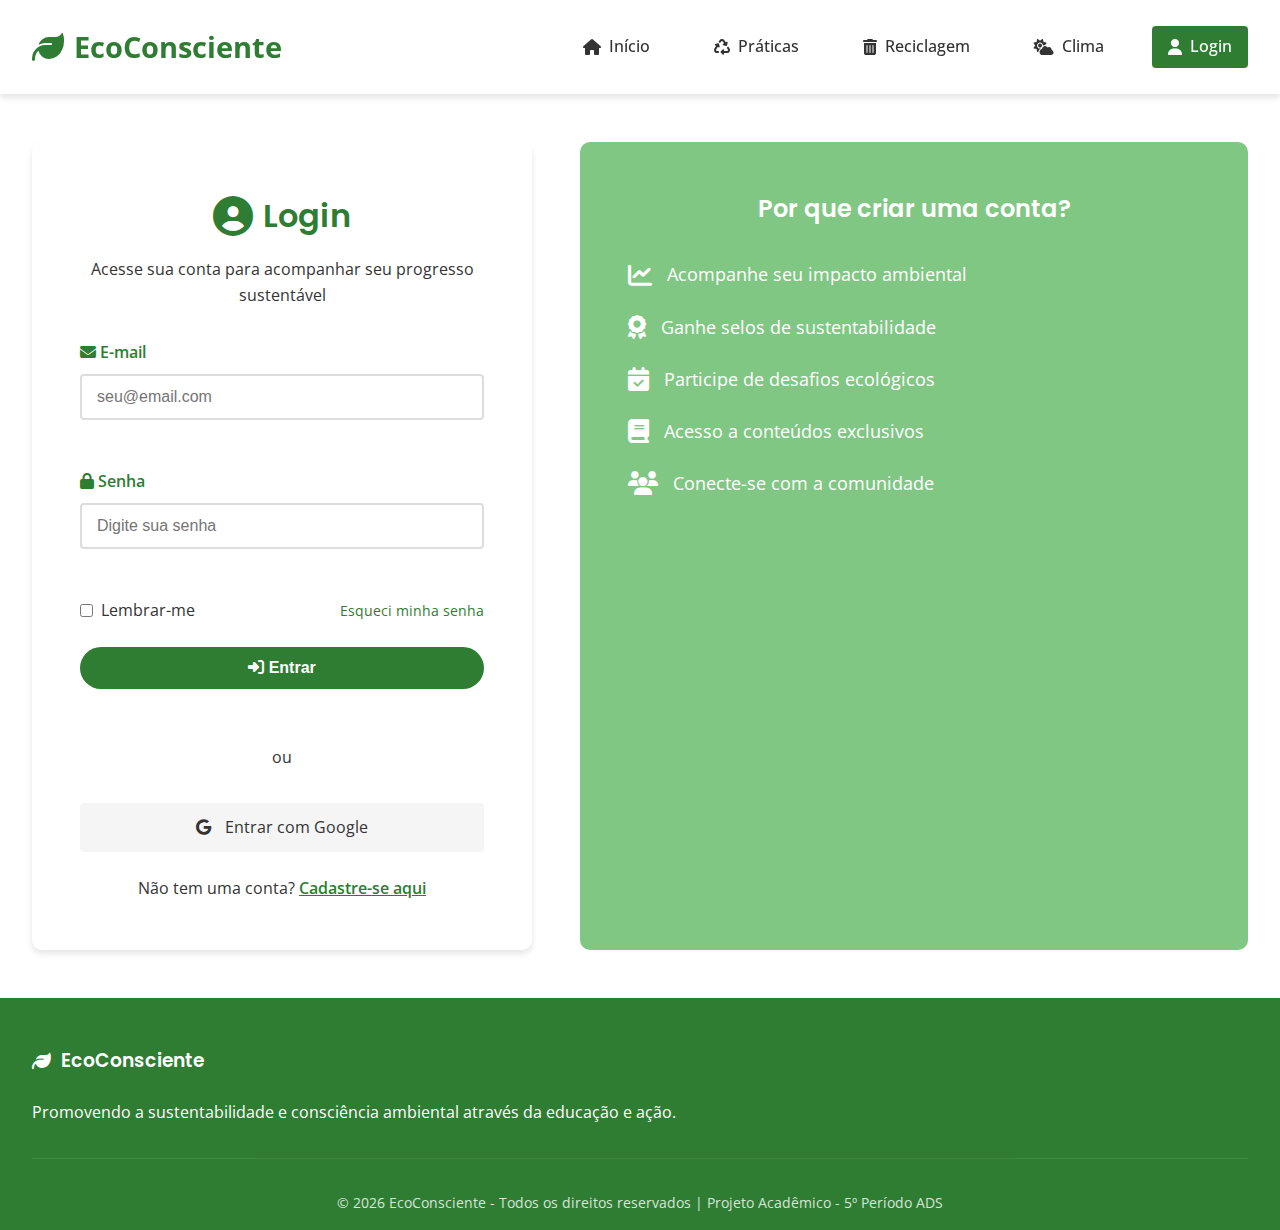
<file: login.html>
<!DOCTYPE html>
<html lang="pt-BR">
<head>
    <meta charset="UTF-8">
    <meta name="viewport" content="width=device-width, initial-scale=1.0">
    <title>Login - EcoConsciente</title>
    <link rel="stylesheet" href="css/style.css">
    <link rel="stylesheet" href="css/responsivo.css">
    <link rel="stylesheet" href="https://cdnjs.cloudflare.com/ajax/libs/font-awesome/6.4.0/css/all.min.css">
    <link href="https://fonts.googleapis.com/css2?family=Poppins:wght@300;400;500;600;700&family=Open+Sans:wght@300;400;600&display=swap" rel="stylesheet">
</head>
<body>
    <header>
        <nav class="navbar">
            <div class="logo">
                <i class="fas fa-leaf"></i>
                <span>EcoConsciente</span>
            </div>
            <ul class="nav-menu">
                <li><a href="index.html"><i class="fas fa-home"></i> Início</a></li>
                <li><a href="praticas.html"><i class="fas fa-recycle"></i> Práticas</a></li>
                <li><a href="reciclagem.html"><i class="fas fa-trash-alt"></i> Reciclagem</a></li>
                <li><a href="clima.html"><i class="fas fa-cloud-sun"></i> Clima</a></li>
                <li><a href="login.html" class="login-btn active"><i class="fas fa-user"></i> Login</a></li>
            </ul>
            <div class="hamburger">
                <span class="bar"></span>
                <span class="bar"></span>
                <span class="bar"></span>
            </div>
        </nav>
    </header>

    <main class="login-container">
        <!-- Caixa de formulário (login e cadastro) -->
        <div class="login-box">
            <div class="login-header">
                <h1><i class="fas fa-user-circle"></i> Login</h1>
                <p>Acesse sua conta para acompanhar seu progresso sustentável</p>
            </div>
            
            <!-- Formulário de Login -->
            <form id="login-form">
                <div class="form-group">
                    <label for="login-email"><i class="fas fa-envelope"></i> E-mail</label>
                    <input type="email" id="login-email" placeholder="seu@email.com" required>
                    <div class="error-message" id="email-login-error"></div>
                </div>
                <div class="form-group">
                    <label for="login-password"><i class="fas fa-lock"></i> Senha</label>
                    <input type="password" id="login-password" placeholder="Digite sua senha" required>
                    <div class="error-message" id="password-error"></div>
                </div>
                <div class="form-options">
                    <label class="checkbox-label">
                        <input type="checkbox" id="remember-me">
                        <span>Lembrar-me</span>
                    </label>
                    <a href="#" class="forgot-password">Esqueci minha senha</a>
                </div>
                <button type="submit" class="btn-primary btn-login">
                    <i class="fas fa-sign-in-alt"></i> Entrar
                </button>
                <div class="divider">
                    <span>ou</span>
                </div>
                <a href="#" class="btn-social">
                    <i class="fab fa-google"></i> Entrar com Google
                </a>
                <p class="register-link">
                    Não tem uma conta? <a href="#" id="show-register">Cadastre-se aqui</a>
                </p>
            </form>
            
            <!-- Formulário de Cadastro (inicialmente oculto pela classe 'hidden') -->
            <form id="register-form" class="hidden">
                <div class="form-group">
                    <label for="register-name"><i class="fas fa-user"></i> Nome Completo</label>
                    <input type="text" id="register-name" placeholder="Seu nome completo" required>
                    <div class="error-message" id="name-error"></div>
                </div>
                <div class="form-group">
                    <label for="register-email"><i class="fas fa-envelope"></i> E-mail</label>
                    <input type="email" id="register-email" placeholder="seu@email.com" required>
                    <div class="error-message" id="email-register-error"></div>
                </div>
                <div class="form-group">
                    <label for="register-password"><i class="fas fa-lock"></i> Senha</label>
                    <input type="password" id="register-password" placeholder="Mínimo 8 caracteres" required>
                    <div class="error-message" id="password-register-error"></div>
                </div>
                <div class="form-group">
                    <label for="confirm-password"><i class="fas fa-lock"></i> Confirmar Senha</label>
                    <input type="password" id="confirm-password" placeholder="Digite novamente" required>
                    <div class="error-message" id="confirm-error"></div>
                </div>
                <div class="form-options">
                    <label class="checkbox-label">
                        <input type="checkbox" id="terms" required>
                        <span>Aceito os <a href="#">Termos de Uso</a> e <a href="#">Política de Privacidade</a></span>
                    </label>
                </div>
                <button type="submit" class="btn-primary btn-register">
                    <i class="fas fa-user-plus"></i> Criar Conta
                </button>
                <p class="login-link">
                    Já tem uma conta? <a href="#" id="show-login">Faça login aqui</a>
                </p>
            </form>
            
            <!-- Mensagem de sucesso (exibida após login/cadastro) -->
            <div id="login-message" class="success-message"></div>
        </div>
        
        <!-- Painel informativo sobre os benefícios de criar uma conta -->
        <div class="login-info">
            <h2>Por que criar uma conta?</h2>
            <ul>
                <li><i class="fas fa-chart-line"></i> Acompanhe seu impacto ambiental</li>
                <li><i class="fas fa-award"></i> Ganhe selos de sustentabilidade</li>
                <li><i class="fas fa-calendar-check"></i> Participe de desafios ecológicos</li>
                <li><i class="fas fa-book"></i> Acesso a conteúdos exclusivos</li>
                <li><i class="fas fa-users"></i> Conecte-se com a comunidade</li>
            </ul>
        </div>
    </main>

    <footer>
        <div class="footer-content">
            <div class="footer-section">
                <h3><i class="fas fa-leaf"></i> EcoConsciente</h3>
                <p>Promovendo a sustentabilidade e consciência ambiental através da educação e ação.</p>
            </div>
        </div>
        <div class="footer-bottom">
            <p>&copy; 2026 EcoConsciente - Todos os direitos reservados | Projeto Acadêmico - 5º Período ADS</p>
        </div>
    </footer>

    <script src="js/main.js"></script>
    <script src="js/validacao.js"></script>
</body>
</html>
</file>
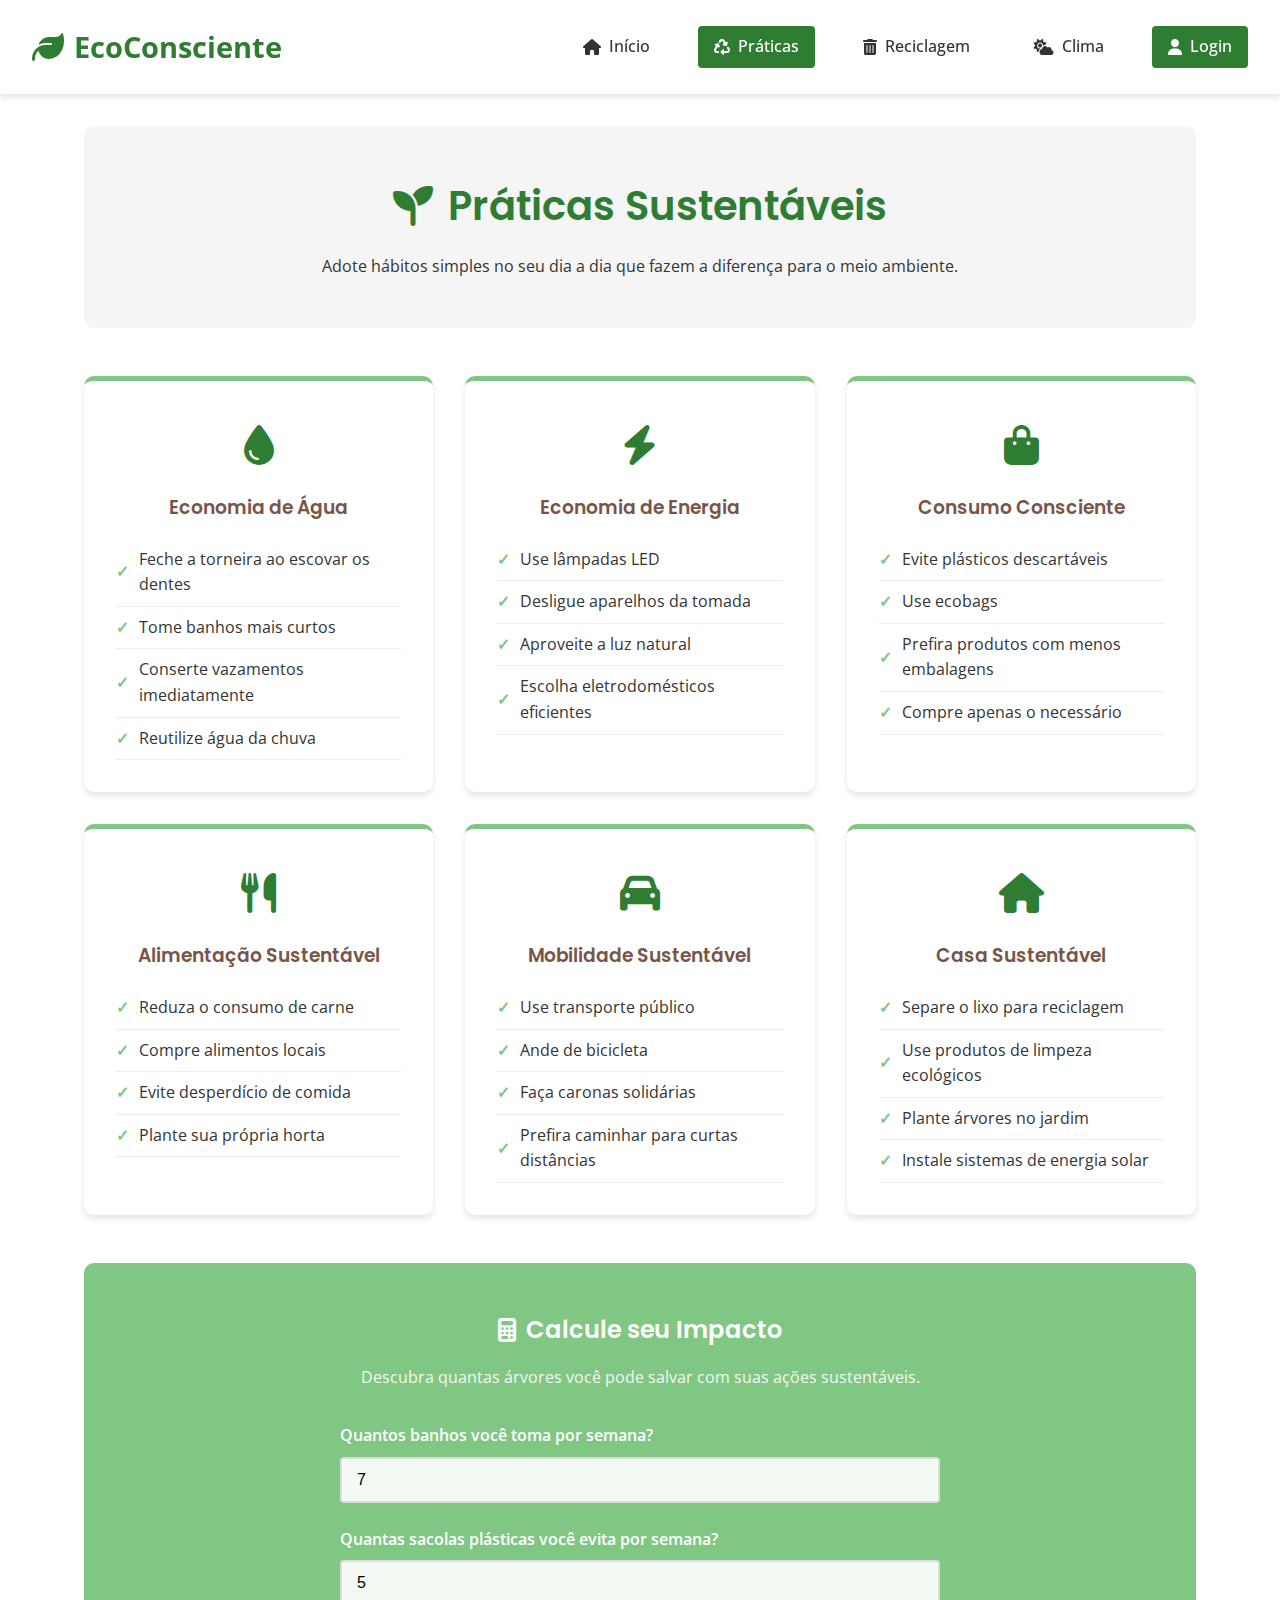
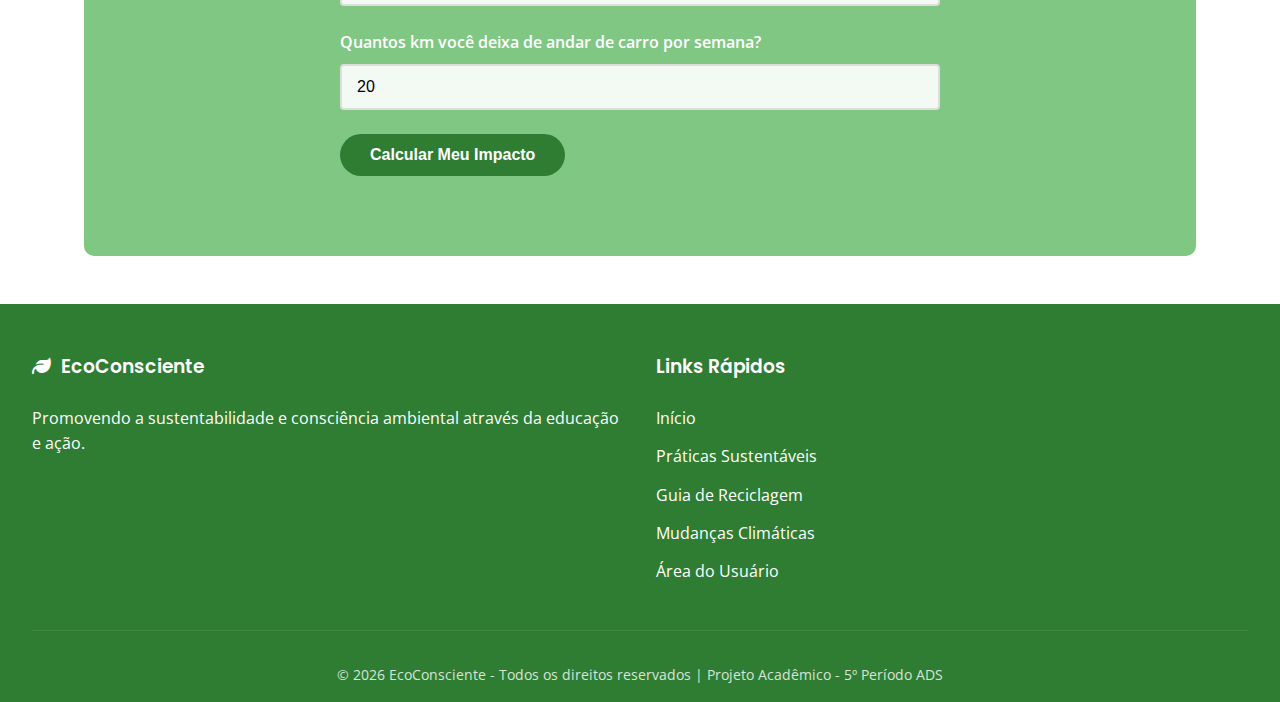
<file: praticas.html>
<!DOCTYPE html>
<html lang="pt-BR">
<head>
    <meta charset="UTF-8">
    <meta name="viewport" content="width=device-width, initial-scale=1.0">
    <title>Práticas Sustentáveis - EcoConsciente</title>
    <link rel="stylesheet" href="css/style.css">
    <link rel="stylesheet" href="css/responsivo.css">
    <link rel="stylesheet" href="https://cdnjs.cloudflare.com/ajax/libs/font-awesome/6.4.0/css/all.min.css">
    <link href="https://fonts.googleapis.com/css2?family=Poppins:wght@300;400;500;600;700&family=Open+Sans:wght@300;400;600&display=swap" rel="stylesheet">
</head>
<body>
    <header>
        <nav class="navbar">
            <div class="logo">
                <i class="fas fa-leaf"></i>
                <span>EcoConsciente</span>
            </div>
            <ul class="nav-menu">
                <li><a href="index.html"><i class="fas fa-home"></i> Início</a></li>
                <li><a href="praticas.html" class="active"><i class="fas fa-recycle"></i> Práticas</a></li>
                <li><a href="reciclagem.html"><i class="fas fa-trash-alt"></i> Reciclagem</a></li>
                <li><a href="clima.html"><i class="fas fa-cloud-sun"></i> Clima</a></li>
                <li><a href="login.html" class="login-btn"><i class="fas fa-user"></i> Login</a></li>
            </ul>
            <div class="hamburger">
                <span class="bar"></span>
                <span class="bar"></span>
                <span class="bar"></span>
            </div>
        </nav>
    </header>

    <main class="container">
        <section class="page-header">
            <h1><i class="fas fa-seedling"></i> Práticas Sustentáveis</h1>
            <p>Adote hábitos simples no seu dia a dia que fazem a diferença para o meio ambiente.</p>
        </section>

        <section class="praticas-grid">
            <article class="pratica-card">
                <div class="pratica-icon">
                    <i class="fas fa-tint"></i>
                </div>
                <h3>Economia de Água</h3>
                <ul>
                    <li>Feche a torneira ao escovar os dentes</li>
                    <li>Tome banhos mais curtos</li>
                    <li>Conserte vazamentos imediatamente</li>
                    <li>Reutilize água da chuva</li>
                </ul>
            </article>

            <article class="pratica-card">
                <div class="pratica-icon">
                    <i class="fas fa-bolt"></i>
                </div>
                <h3>Economia de Energia</h3>
                <ul>
                    <li>Use lâmpadas LED</li>
                    <li>Desligue aparelhos da tomada</li>
                    <li>Aproveite a luz natural</li>
                    <li>Escolha eletrodomésticos eficientes</li>
                </ul>
            </article>

            <article class="pratica-card">
                <div class="pratica-icon">
                    <i class="fas fa-shopping-bag"></i>
                </div>
                <h3>Consumo Consciente</h3>
                <ul>
                    <li>Evite plásticos descartáveis</li>
                    <li>Use ecobags</li>
                    <li>Prefira produtos com menos embalagens</li>
                    <li>Compre apenas o necessário</li>
                </ul>
            </article>

            <article class="pratica-card">
                <div class="pratica-icon">
                    <i class="fas fa-utensils"></i>
                </div>
                <h3>Alimentação Sustentável</h3>
                <ul>
                    <li>Reduza o consumo de carne</li>
                    <li>Compre alimentos locais</li>
                    <li>Evite desperdício de comida</li>
                    <li>Plante sua própria horta</li>
                </ul>
            </article>

            <article class="pratica-card">
                <div class="pratica-icon">
                    <i class="fas fa-car"></i>
                </div>
                <h3>Mobilidade Sustentável</h3>
                <ul>
                    <li>Use transporte público</li>
                    <li>Ande de bicicleta</li>
                    <li>Faça caronas solidárias</li>
                    <li>Prefira caminhar para curtas distâncias</li>
                </ul>
            </article>

            <article class="pratica-card">
                <div class="pratica-icon">
                    <i class="fas fa-home"></i>
                </div>
                <h3>Casa Sustentável</h3>
                <ul>
                    <li>Separe o lixo para reciclagem</li>
                    <li>Use produtos de limpeza ecológicos</li>
                    <li>Plante árvores no jardim</li>
                    <li>Instale sistemas de energia solar</li>
                </ul>
            </article>
        </section>

        <section class="calculadora-impacto">
            <h2><i class="fas fa-calculator"></i> Calcule seu Impacto</h2>
            <p>Descubra quantas árvores você pode salvar com suas ações sustentáveis.</p>
            
            <div class="calculadora-form">
                <div class="form-group">
                    <label>Quantos banhos você toma por semana?</label>
                    <input type="number" id="banhos" min="0" max="20" value="7">
                </div>
                
                <div class="form-group">
                    <label>Quantas sacolas plásticas você evita por semana?</label>
                    <input type="number" id="sacolas" min="0" max="50" value="5">
                </div>
                
                <div class="form-group">
                    <label>Quantos km você deixa de andar de carro por semana?</label>
                    <input type="number" id="km-carro" min="0" max="500" value="20">
                </div>
                
                <button id="calcular-impacto" class="btn-primary">Calcular Meu Impacto</button>
            </div>
            
            <div id="resultado-impacto" class="resultado-impacto hidden">
                <h3>Seu impacto positivo:</h3>
                <div class="resultado-item">
                    <i class="fas fa-tree"></i>
                    <span id="arvores-salvas">0</span> árvores salvas por ano
                </div>
                <div class="resultado-item">
                    <i class="fas fa-tint"></i>
                    <span id="agua-economizada">0</span> litros de água economizados
                </div>
                <div class="resultado-item">
                    <i class="fas fa-cloud"></i>
                    <span id="co2-evitado">0</span> kg de CO² evitados
                </div>
                <p class="parabens">Parabéns! Continue fazendo a diferença!</p>
            </div>
        </section>
    </main>

    <footer>
        <div class="footer-content">
            <div class="footer-section">
                <h3><i class="fas fa-leaf"></i> EcoConsciente</h3>
                <p>Promovendo a sustentabilidade e consciência ambiental através da educação e ação.</p>
            </div>
            <div class="footer-section">
                <h3>Links Rápidos</h3>
                <ul>
                    <li><a href="index.html">Início</a></li>
                    <li><a href="praticas.html">Práticas Sustentáveis</a></li>
                    <li><a href="reciclagem.html">Guia de Reciclagem</a></li>
                    <li><a href="clima.html">Mudanças Climáticas</a></li>
                    <li><a href="login.html">Área do Usuário</a></li>
                </ul>
            </div>
        </div>
        <div class="footer-bottom">
            <p>&copy; 2026 EcoConsciente - Todos os direitos reservados | Projeto Acadêmico - 5º Período ADS</p>
        </div>
    </footer>

    <script src="js/main.js"></script>
    <script>
        // Calculadora de impacto
        document.addEventListener('DOMContentLoaded', function() {
            const calcularBtn = document.getElementById('calcular-impacto');
            
            if (calcularBtn) {
                calcularBtn.addEventListener('click', function() {
                    const banhos = parseInt(document.getElementById('banhos').value) || 0;
                    const sacolas = parseInt(document.getElementById('sacolas').value) || 0;
                    const kmCarro = parseInt(document.getElementById('km-carro').value) || 0;
                    
                    // Cálculos aproximados
                    const aguaEconomizada = banhos * 50 * 52; // 50 litros por banho mais curto
                    const arvoresSalvas = Math.floor(sacolas * 0.1 * 52); // 10 sacolas = 1 árvore
                    const co2Evitado = kmCarro * 0.12 * 52; // 0.12 kg CO2 por km
                    
                    // Atualizar resultados
                    document.getElementById('agua-economizada').textContent = aguaEconomizada.toLocaleString();
                    document.getElementById('arvores-salvas').textContent = arvoresSalvas;
                    document.getElementById('co2-evitado').textContent = co2Evitado.toFixed(1);
                    
                    // Mostrar resultados
                    document.getElementById('resultado-impacto').classList.remove('hidden');
                });
            }
        });
    </script>
</body>
</html>
</file>
<file: css/responsivo.css>
/* Responsividade para tablets (768px - 1024px) */
@media screen and (max-width: 1024px) {
    .hero {
        flex-direction: column;
        text-align: center;
    }
    
    .hero-content {
        padding-right: 0;
        margin-bottom: 2rem;
    }
    
    .hero-content h1 {
        font-size: 2.5rem;
    }
    
    .video-container {
        flex-direction: column;
    }
    
    .login-container {
        flex-direction: column;
    }
    
    .login-box {
        max-width: 100%;
        margin-right: 0;
        margin-bottom: 2rem;
    }
}

/* Responsividade para celulares (até 768px) */
@media screen and (max-width: 768px) {
    .hamburger {
        display: block;
    }
    
    .hamburger.active .bar:nth-child(2) {
        opacity: 0;
    }
    
    .hamburger.active .bar:nth-child(1) {
        transform: translateY(8px) rotate(45deg);
    }
    
    .hamburger.active .bar:nth-child(3) {
        transform: translateY(-8px) rotate(-45deg);
    }
    
    .nav-menu {
        position: fixed;
        left: -100%;
        top: 70px;
        flex-direction: column;
        background-color: var(--branco);
        width: 100%;
        text-align: center;
        transition: var(--transicao);
        box-shadow: 0 10px 27px rgba(0, 0, 0, 0.05);
        padding: 2rem 0;
        z-index: 999;
    }
    
    .nav-menu.active {
        left: 0;
    }
    
    .nav-menu li {
        margin: 1.5rem 0;
    }
    
    .hero-content h1 {
        font-size: 2rem;
    }
    
    .destaques h2,
    .video-section h2 {
        font-size: 2rem;
    }
    
    .cards-container {
        grid-template-columns: 1fr;
    }
    
    .footer-content {
        grid-template-columns: 1fr;
    }
    
    .login-box,
    .login-info {
        padding: 2rem;
    }
}

/* Responsividade para celulares pequenos (até 480px) */
@media screen and (max-width: 480px) {
    .navbar {
        padding: 1rem;
    }
    
    .logo span {
        font-size: 1.5rem;
    }
    
    .hero {
        padding: 2rem 1rem;
    }
    
    .hero-content h1 {
        font-size: 1.8rem;
    }
    
    .destaques,
    .video-section,
    .newsletter {
        padding: 3rem 1rem;
    }
    
    .btn-primary {
        padding: 10px 20px;
    }
    
    .form-options {
        flex-direction: column;
        align-items: flex-start;
    }
    
    .forgot-password {
        margin-top: 10px;
    }
}
</file>
<file: css/style.css>
/* =====================================================
   SUMÁRIO style.css
   -----------------------------------------------------
   1. RESET E VARIÁVEIS GLOBAIS
   2. ESTILOS GERAIS (body, container, títulos)
   3. NAVEGAÇÃO (navbar, logo, menu, hamburguer)
   4. HERO SECTION
   5. BOTÕES (.btn-primary, .btn-secondary)
   6. CARDS (destaques, cards-container, card)
   7. SEÇÃO DE VÍDEO
   8. NEWSLETTER E FORMULÁRIOS
   9. RODAPÉ
   ===================================================== */

/* ===== 1. RESET E VARIÁVEIS GLOBAIS ===== */
/*
   Reset básico: remove margens e paddings padrão que os navegadores aplicam.
   O box-sizing: border-box faz com que padding e bordas sejam incluídos na largura total,
   evitando problemas de dimensionamento.
   As variáveis CSS (custom properties) são definidas no seletor :root para que fiquem
   disponíveis globalmente. Isso facilita a manutenção das cores do tema (Sustentabilidade),
   permitindo alterar a paleta inteira modificando apenas esses valores.
*/
* {
    margin: 0;
    padding: 0;
    box-sizing: border-box;
}

:root {
    --verde-escuro: #2e7d32;   /* Cor principal (natureza, confiança) */
    --verde-claro: #81c784;     /* Cor de destaque (interações, botões secundários) */
    --marrom: #795548;          /* Cor orgânica, usada para contraste em títulos */
    --branco: #ffffff;           /* Fundo e áreas de texto */
    --cinza-claro: #f5f5f5;      /* Fundo de seções secundárias */
    --cinza-escuro: #333333;     /* Cor padrão para textos */
    --sombra: 0 4px 6px rgba(0, 0, 0, 0.1); /* Sombra suave para elevar elementos */
    --transicao: all 0.3s ease;  /* Transição suave para efeitos hover */
}

/* ===== 2. ESTILOS GERAIS ===== */
/*
   A fonte Open Sans é usada no corpo por ser altamente legível em telas.
   A altura de linha 1.6 melhora a legibilidade de parágrafos.
   Títulos usam Poppins, uma fonte geométrica moderna que contrasta bem.
*/
body {
    font-family: 'Open Sans', sans-serif;
    line-height: 1.6;
    color: var(--cinza-escuro);
    background-color: var(--branco);
}

h1, h2, h3, h4 {
    font-family: 'Poppins', sans-serif;
    font-weight: 600;
    color: var(--verde-escuro);
}

/* 
   Container padrão: centraliza o conteúdo e limita a largura máxima
   para que em telas muito grandes o texto não fique esticado.
   Padding lateral garante espaçamento em telas pequenas.
*/
.container {
    width: 90%;
    max-width: 1200px;
    margin: 0 auto;
    padding: 0 20px;
}

/* ===== 3. NAVEGAÇÃO ===== */
/*
   A barra de navegação usa flexbox para distribuir logo e menu.
   position: sticky faz com que o menu fique fixo no topo ao rolar a página.
   z-index alto garante que fique acima de outros elementos.
*/
.navbar {
    display: flex;
    justify-content: space-between;
    align-items: center;
    padding: 1.5rem 2rem;
    background-color: var(--branco);
    box-shadow: var(--sombra);
    position: sticky;
    top: 0;
    z-index: 1000;
}

.logo {
    display: flex;
    align-items: center;
    font-size: 1.8rem;
    font-weight: 700;
    color: var(--verde-escuro);
}

.logo i {
    margin-right: 10px;
    font-size: 2rem;
}

/* Menu de navegação em linha para desktop */
.nav-menu {
    display: flex;
    list-style: none;
}

.nav-menu li {
    margin-left: 2rem;
}

.nav-menu a {
    text-decoration: none;
    color: var(--cinza-escuro);
    font-weight: 500;
    padding: 0.5rem 1rem;
    border-radius: 4px;
    transition: var(--transicao);
    display: flex;
    align-items: center;
}

.nav-menu a i {
    margin-right: 8px; /* Espaço entre ícone e texto */
}

/* Efeito hover: fundo verde claro, texto branco */
.nav-menu a:hover {
    background-color: var(--verde-claro);
    color: var(--branco);
}

/* Classe active indica a página atual (fundo verde escuro) */
.nav-menu a.active {
    background-color: var(--verde-escuro);
    color: var(--branco);
}

/* Botão de login tem estilo diferenciado (já verde escuro) */
.login-btn {
    background-color: var(--verde-escuro);
    color: var(--branco) !important;
}

/* Menu hamburguer: invisível em desktop, será ativado via media query */
.hamburger {
    display: none;
    cursor: pointer;
}

.bar {
    display: block;
    width: 25px;
    height: 3px;
    margin: 5px auto;
    background-color: var(--verde-escuro);
    transition: var(--transicao);
}

/* ===== 4. HERO SECTION ===== */
/*
   Hero usa gradiente linear para criar uma transição suave entre as duas cores do tema.
   Flexbox alinha o conteúdo e a imagem lado a lado.
   Em telas menores, a imagem fica abaixo do texto (graças à responsividade).
*/
.hero {
    display: flex;
    align-items: center;
    justify-content: space-between;
    padding: 4rem 2rem;
    background: linear-gradient(135deg, var(--verde-claro) 0%, var(--verde-escuro) 100%);
    color: var(--branco);
}

.hero-content {
    flex: 1;
    padding-right: 2rem;
}

.hero-content h1 {
    font-size: 3rem;
    margin-bottom: 1.5rem;
    color: var(--branco); /* Sobrescreve a cor padrão dos títulos */
}

.hero-content p {
    font-size: 1.2rem;
    margin-bottom: 2rem;
    opacity: 0.9; /* Leve transparência para suavizar */
}

.hero-image {
    flex: 1;
    text-align: center;
}

.hero-image img {
    max-width: 100%;
    border-radius: 10px;
    box-shadow: var(--sombra);
}

/* ===== 5. BOTÕES ===== */
/*
   Dois estilos de botão: primário (verde escuro) e secundário (verde claro com borda).
   Transições suaves e elevação no hover dão feedback visual ao usuário.
   O transform: translateY cria um efeito de "flutuar".
*/
.btn-primary {
    display: inline-block;
    padding: 12px 30px;
    background-color: var(--verde-escuro);
    color: var(--branco);
    text-decoration: none;
    border-radius: 30px;
    font-weight: 600;
    border: none;
    cursor: pointer;
    transition: var(--transicao);
    font-size: 1rem;
}

.btn-primary:hover {
    background-color: var(--marrom);
    transform: translateY(-3px);
    box-shadow: 0 6px 12px rgba(0, 0, 0, 0.15);
}

.btn-secondary {
    display: inline-block;
    padding: 10px 20px;
    background-color: var(--verde-claro);
    color: var(--cinza-escuro);
    text-decoration: none;
    border-radius: 4px;
    font-weight: 600;
    transition: var(--transicao);
    border: 2px solid var(--verde-claro);
}

.btn-secondary:hover {
    background-color: transparent;
    color: var(--verde-claro);
}

/* ===== 6. CARDS ===== */
/*
   Os cards são dispostos em grid com auto-fit para se adaptarem ao espaço disponível.
   Cada card tem um ícone grande, título e descrição.
   O hover aumenta a sombra e eleva o card, dando destaque.
*/
.destaques {
    padding: 5rem 2rem;
    background-color: var(--cinza-claro);
}

.destaques h2 {
    text-align: center;
    margin-bottom: 3rem;
    font-size: 2.5rem;
}

.cards-container {
    display: grid;
    grid-template-columns: repeat(auto-fit, minmax(300px, 1fr));
    gap: 2rem;
    margin-top: 2rem;
}

.card {
    background-color: var(--branco);
    border-radius: 10px;
    padding: 2rem;
    box-shadow: var(--sombra);
    transition: var(--transicao);
    text-align: center;
}

.card:hover {
    transform: translateY(-10px);
    box-shadow: 0 10px 20px rgba(0, 0, 0, 0.15);
}

.card-icon {
    font-size: 3rem;
    color: var(--verde-escuro);
    margin-bottom: 1.5rem;
}

.card h3 {
    margin-bottom: 1rem;
    color: var(--marrom); /* contraste com o verde */
}

.card p {
    margin-bottom: 1.5rem;
    color: var(--cinza-escuro);
}

/* ===== 7. SEÇÃO DE VÍDEO ===== */
/*
   O vídeo é inserido via iframe do YouTube. Para mantê-lo responsivo,
   usamos a técnica do padding-bottom: 56.25% (proporção 16:9) no wrapper,
   e o iframe é posicionado absolutamente dentro dele.
   A descrição do vídeo fica ao lado em telas grandes, abaixo em telas pequenas.
*/
.video-section {
    padding: 5rem 2rem;
    background-color: var(--branco);
}

.video-section h2 {
    text-align: center;
    margin-bottom: 3rem;
    font-size: 2.5rem;
}

.video-container {
    display: flex;
    align-items: center;
    gap: 3rem;
    max-width: 1200px;
    margin: 0 auto;
}

.video-wrapper {
    flex: 1;
    position: relative;
    padding-bottom: 56.25%; /* 16:9 */
    height: 0;
    overflow: hidden;
}

.video-wrapper iframe {
    position: absolute;
    top: 0;
    left: 0;
    width: 100%;
    height: 100%;
    border-radius: 10px;
}

.video-description {
    flex: 1;
}

.video-description h3 {
    margin-bottom: 1rem;
    color: var(--verde-escuro);
}

/* ===== 8. NEWSLETTER E FORMULÁRIOS ===== */
/*
   A seção de newsletter tem fundo verde claro e formulário centralizado.
   Os campos de input têm borda cinza que muda para verde claro quando em foco,
   indicando ao usuário onde ele está.
   As mensagens de erro (em vermelho) são posicionadas abaixo de cada campo,
   com altura mínima para não "pular" a página quando aparecem.
   A mensagem de sucesso fica oculta inicialmente e é exibida via JavaScript.
*/
.newsletter {
    padding: 5rem 2rem;
    background-color: var(--verde-claro);
    text-align: center;
    color: var(--branco);
}

.newsletter h2 {
    color: var(--branco);
    margin-bottom: 1rem;
}

.newsletter p {
    margin-bottom: 2rem;
    font-size: 1.1rem;
    opacity: 0.9;
}

#newsletter-form {
    max-width: 500px;
    margin: 0 auto;
}

.form-group {
    margin-bottom: 1.5rem;
    text-align: left;
}

.form-group label {
    display: block;
    margin-bottom: 0.5rem;
    font-weight: 600;
    color: var(--verde-escuro);
}

.form-group input,
.form-group select {
    width: 100%;
    padding: 12px 15px;
    border: 2px solid #ddd;
    border-radius: 4px;
    font-size: 1rem;
    transition: var(--transicao);
}

.form-group input:focus,
.form-group select:focus {
    border-color: var(--verde-claro);
    outline: none;
}

.error-message {
    color: #e53935;
    font-size: 0.9rem;
    margin-top: 5px;
    min-height: 20px; /* reserva espaço para evitar mudança de layout */
}

.success-message {
    background-color: var(--verde-claro);
    color: var(--branco);
    padding: 1rem;
    border-radius: 4px;
    margin-top: 1rem;
    display: none; /* inicialmente oculto */
}

/* ===== 9. RODAPÉ ===== */
/*
   Rodapé com fundo verde escuro. Organizado em grid para seções de conteúdo.
   Links têm efeito hover que desloca o texto ligeiramente para a direita.
   Uma linha fina separa o conteúdo inferior.
*/
footer {
    background-color: var(--verde-escuro);
    color: var(--branco);
    padding: 3rem 2rem 1rem;
}

.footer-content {
    display: grid;
    grid-template-columns: repeat(auto-fit, minmax(250px, 1fr));
    gap: 2rem;
    margin-bottom: 2rem;
}

.footer-section h3 {
    color: var(--branco);
    margin-bottom: 1.5rem;
    display: flex;
    align-items: center;
}

.footer-section h3 i {
    margin-right: 10px;
}

.footer-section ul {
    list-style: none;
}

.footer-section ul li {
    margin-bottom: 0.8rem;
}

.footer-section a {
    color: var(--branco);
    text-decoration: none;
    transition: var(--transicao);
}

.footer-section a:hover {
    color: var(--verde-claro);
    padding-left: 5px; /* pequeno deslocamento */
}

.footer-bottom {
    text-align: center;
    padding-top: 2rem;
    border-top: 1px solid rgba(255, 255, 255, 0.1);
    font-size: 0.9rem;
    opacity: 0.8;
}

/* Página de Login */
.login-container {
    display: flex;
    min-height: 80vh;
    padding: 3rem 2rem;
}

.login-box {
    flex: 1;
    max-width: 500px;
    background-color: var(--branco);
    padding: 3rem;
    border-radius: 10px;
    box-shadow: var(--sombra);
    margin-right: 3rem;
}

.login-header {
    text-align: center;
    margin-bottom: 2rem;
}

.login-header h1 {
    display: flex;
    align-items: center;
    justify-content: center;
    margin-bottom: 1rem;
}

.login-header h1 i {
    margin-right: 10px;
    font-size: 2.5rem;
    color: var(--verde-escuro);
}

.form-options {
    display: flex;
    justify-content: space-between;
    align-items: center;
    margin-bottom: 1.5rem;
}

.checkbox-label {
    display: flex;
    align-items: center;
    cursor: pointer;
}

.checkbox-label input {
    margin-right: 8px;
}

.forgot-password {
    color: var(--verde-escuro);
    text-decoration: none;
    font-size: 0.9rem;
}

.forgot-password:hover {
    text-decoration: underline;
}

.btn-login, .btn-register {
    width: 100%;
    margin-bottom: 1.5rem;
}

.divider {
    text-align: center;
    margin: 2rem 0;
    position: relative;
}

.divider span {
    background-color: var(--branco);
    padding: 0 1rem;
    color: var(--cinza-escuro);
}

.divider:before {
    content: '';
    position: absolute;
    top: 50%;
    left: 0;
    right: 0;
    height: 1px;
    background-color: #ddd;
    z-index: -1;
}

.btn-social {
    display: block;
    width: 100%;
    padding: 12px;
    background-color: #f5f5f5;
    color: var(--cinza-escuro);
    text-decoration: none;
    border-radius: 4px;
    text-align: center;
    margin-bottom: 1.5rem;
    transition: var(--transicao);
}

.btn-social:hover {
    background-color: #e0e0e0;
}

.btn-social i {
    margin-right: 10px;
}

.register-link, .login-link {
    text-align: center;
    margin-top: 1.5rem;
}

.register-link a, .login-link a {
    color: var(--verde-escuro);
    font-weight: 600;
}

.login-info {
    flex: 1;
    background-color: var(--verde-claro);
    padding: 3rem;
    border-radius: 10px;
    color: var(--branco);
}

.login-info h2 {
    color: var(--branco);
    margin-bottom: 2rem;
    text-align: center;
}

.login-info ul {
    list-style: none;
}

.login-info li {
    margin-bottom: 1.5rem;
    font-size: 1.1rem;
    display: flex;
    align-items: center;
}

.login-info li i {
    margin-right: 15px;
    font-size: 1.5rem;
}

/* Classes utilitárias */
.hidden {
    display: none !important;
}

.text-center {
    text-align: center;
}

.mt-1 { margin-top: 1rem; }
.mt-2 { margin-top: 2rem; }
.mt-3 { margin-top: 3rem; }
.mb-1 { margin-bottom: 1rem; }
.mb-2 { margin-bottom: 2rem; }
.mb-3 { margin-bottom: 3rem; }

/* Estilos para página de Práticas */
.page-header {
    text-align: center;
    padding: 3rem 0;
    background-color: var(--cinza-claro);
    border-radius: 10px;
    margin: 2rem 0;
}

.page-header h1 {
    font-size: 2.5rem;
    margin-bottom: 1rem;
    display: flex;
    align-items: center;
    justify-content: center;
}

.page-header h1 i {
    margin-right: 15px;
}

.praticas-grid {
    display: grid;
    grid-template-columns: repeat(auto-fill, minmax(300px, 1fr));
    gap: 2rem;
    margin: 3rem 0;
}

.pratica-card {
    background-color: var(--branco);
    border-radius: 10px;
    padding: 2rem;
    box-shadow: var(--sombra);
    transition: var(--transicao);
    border-top: 5px solid var(--verde-claro);
}

.pratica-card:hover {
    transform: translateY(-5px);
    box-shadow: 0 10px 20px rgba(0, 0, 0, 0.1);
}

.pratica-icon {
    font-size: 2.5rem;
    color: var(--verde-escuro);
    margin-bottom: 1rem;
    text-align: center;
}

.pratica-card h3 {
    margin-bottom: 1rem;
    color: var(--marrom);
    text-align: center;
}

.pratica-card ul {
    list-style: none;
    padding-left: 0;
}

.pratica-card li {
    padding: 8px 0;
    border-bottom: 1px solid #eee;
    display: flex;
    align-items: center;
}

.pratica-card li:before {
    content: "✓";
    color: var(--verde-claro);
    font-weight: bold;
    margin-right: 10px;
}

/* Calculadora de Impacto */
.calculadora-impacto {
    background-color: var(--verde-claro);
    padding: 3rem;
    border-radius: 10px;
    margin: 3rem 0;
    color: var(--branco);
}

.calculadora-impacto h2 {
    color: var(--branco);
    text-align: center;
    margin-bottom: 1rem;
    display: flex;
    align-items: center;
    justify-content: center;
}

.calculadora-impacto h2 i {
    margin-right: 10px;
}

.calculadora-impacto p {
    text-align: center;
    margin-bottom: 2rem;
    opacity: 0.9;
}

.calculadora-form {
    max-width: 600px;
    margin: 0 auto 2rem;
}

.calculadora-form .form-group label {
    color: var(--branco);
}

.calculadora-form input {
    background-color: rgba(255, 255, 255, 0.9);
}

.resultado-impacto {
    background-color: rgba(255, 255, 255, 0.1);
    padding: 2rem;
    border-radius: 10px;
    margin-top: 2rem;
}

.resultado-impacto h3 {
    color: var(--branco);
    text-align: center;
    margin-bottom: 1.5rem;
}

.resultado-item {
    display: flex;
    align-items: center;
    justify-content: center;
    margin-bottom: 1rem;
    font-size: 1.2rem;
}

.resultado-item i {
    font-size: 1.5rem;
    margin-right: 15px;
    color: var(--branco);
}

.resultado-item span {
    font-weight: bold;
    margin: 0 5px;
    color: var(--branco);
}

.parabens {
    text-align: center;
    font-style: italic;
    margin-top: 1.5rem;
    font-weight: 600;
}
</file>
